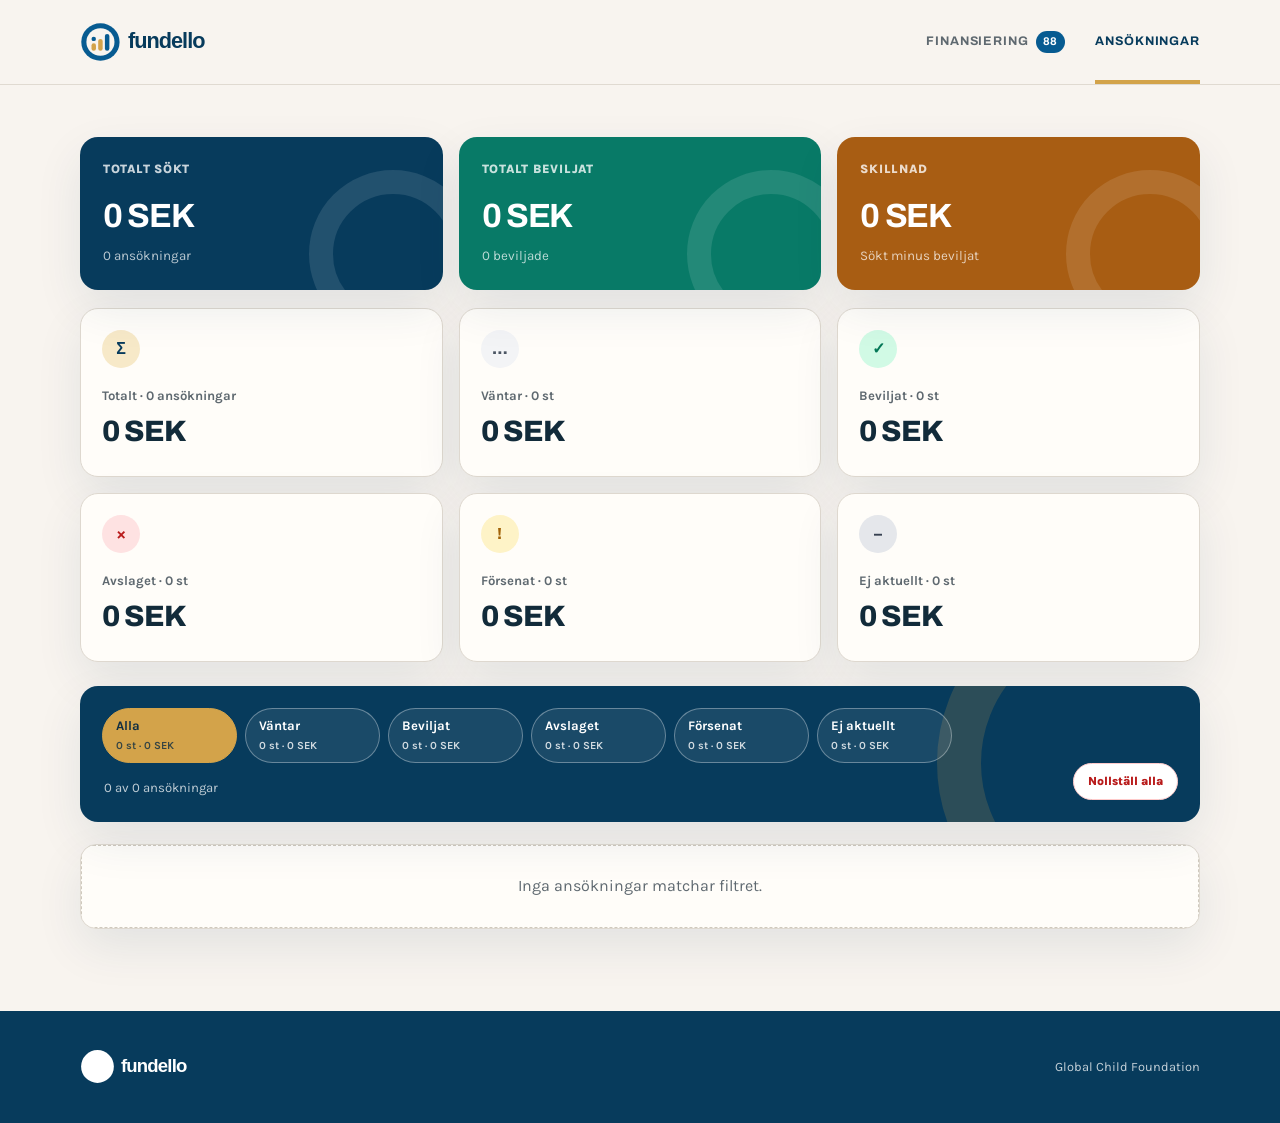
<file: applications.html>
<!doctype html>
<html lang="sv">
<head>
  <meta charset="utf-8">
  <meta name="viewport" content="width=device-width, initial-scale=1">
  <meta name="description" content="Följ Global Child Foundations finansieringsansökningar.">
  <title>Fundello | Ansökningar</title>
  <link rel="icon" href="assets/favicon.svg?v=2" type="image/svg+xml">
  <link rel="preconnect" href="https://fonts.googleapis.com">
  <link rel="preconnect" href="https://fonts.gstatic.com" crossorigin>
  <link href="https://fonts.googleapis.com/css2?family=Archivo:wght@600;700;800&family=Karla:wght@400;500;600;700&display=swap" rel="stylesheet">
  <link rel="stylesheet" href="style.css?v=20260608-9">
  <script src="app.js?v=20260608-9" defer></script>
</head>
<body data-page="applications">
  <header class="site-header">
    <nav class="nav container" aria-label="Huvudnavigation">
      <a class="brand" href="index.html"><img src="assets/fundello-logo.svg" alt="Fundello"></a>
      <button class="menu-toggle" type="button" aria-expanded="false" aria-controls="nav-links">Meny</button>
      <div class="nav-links" id="nav-links">
        <a href="index.html">Finansiering <span class="nav-count" data-source-count>–</span></a>
        <a class="active" href="applications.html">Ansökningar</a>
      </div>
    </nav>
  </header>

  <main class="container page-main">
    <section class="funding-comparison-grid" id="funding-comparison" aria-label="Jämförelse mellan sökt och beviljat belopp">
      <div class="skeleton card"></div><div class="skeleton card"></div><div class="skeleton card"></div>
    </section>
    <section class="kpi-grid status-summary-grid" id="application-kpis" aria-label="Ansökningssummering">
      <div class="skeleton card"></div><div class="skeleton card"></div>
      <div class="skeleton card"></div><div class="skeleton card"></div>
    </section>
    <div id="deadline-alerts" aria-live="polite"></div>

    <section class="filter-panel compact" aria-label="Filtrera ansökningar">
      <div class="filter-chips" id="status-filters"></div>
      <div class="application-toolbar">
        <p class="result-count" id="application-count">Laddar ansökningar...</p>
        <button class="reset-all-button" id="reset-all-applications" type="button">Nollställ alla</button>
      </div>
    </section>

    <section class="accordion-list" id="application-list" aria-live="polite"></section>
    <noscript><p class="notice">JavaScript behövs för att läsa ansökningsdata.</p></noscript>
  </main>

  <footer class="site-footer"><div class="container footer-inner"><img src="assets/fundello-logo.svg" alt="Fundello"><span>Global Child Foundation</span></div></footer>
</body>
</html>
</file>
<file: style.css>
:root {
  --bg: #f8f4ef;
  --surface: #fffdf9;
  --ink: #122b3a;
  --muted: #5f6970;
  --green: #075b91;
  --green-dark: #073b5c;
  --green-soft: #dcecf5;
  --gold: #d3a34a;
  --gold-soft: #f7e9c8;
  --line: #ded8cf;
  --shadow: 0 18px 48px rgba(7, 59, 92, .09);
}

* { box-sizing: border-box; }
html { scroll-behavior: smooth; }
body {
  margin: 0;
  color: var(--ink);
  background: var(--bg);
  font-family: Karla, "Segoe UI", sans-serif;
  line-height: 1.55;
}
button, input { font: inherit; }
a { color: inherit; }
.container { width: min(1120px, calc(100% - 40px)); margin-inline: auto; }
.sr-only { position: absolute; width: 1px; height: 1px; padding: 0; margin: -1px; overflow: hidden; clip: rect(0,0,0,0); white-space: nowrap; border: 0; }

.site-header {
  position: sticky;
  top: 0;
  z-index: 20;
  background: rgba(248, 244, 239, .95);
  border-bottom: 1px solid rgba(222, 216, 207, .9);
  backdrop-filter: blur(14px);
}
.nav { min-height: 84px; display: flex; align-items: center; justify-content: space-between; gap: 32px; }
.brand { display: inline-flex; align-items: center; text-decoration: none; }
.brand img { display: block; width: 166px; height: auto; }
.nav-links { align-self: stretch; display: flex; align-items: stretch; gap: 30px; }
.nav-links a { display: flex; align-items: center; gap: 7px; position: relative; color: var(--muted); text-decoration: none; font-family: Archivo, sans-serif; font-size: .78rem; font-weight: 700; letter-spacing: .07em; text-transform: uppercase; }
.nav-links a:hover, .nav-links a.active { color: var(--green-dark); }
.nav-links a.active::after { content: ""; position: absolute; right: 0; bottom: 0; left: 0; height: 4px; background: var(--gold); }
.nav-count { min-width: 25px; padding: 2px 7px; border-radius: 99px; background: var(--green); color: #fff; font-size: .7rem; text-align: center; }
.menu-toggle { display: none; border: 1px solid var(--line); border-radius: 8px; background: var(--surface); padding: 7px 11px; color: var(--green-dark); font-weight: 700; }

.hero { padding: 92px 0 70px; }
.hero h1, .page-intro h1 { max-width: 760px; margin: 8px 0 18px; font-family: Archivo, sans-serif; font-size: clamp(2.45rem, 6vw, 4.9rem); line-height: 1.02; letter-spacing: -.045em; }
.hero h1 { text-wrap: balance; }
.hero-copy { max-width: 690px; margin: 0; color: var(--muted); font-size: clamp(1.05rem, 2vw, 1.25rem); }
.eyebrow { margin: 0; color: var(--green); font-size: .76rem; font-weight: 800; letter-spacing: .14em; text-transform: uppercase; }
.section { padding: 34px 0 52px; }
.section-heading { display: flex; justify-content: space-between; align-items: end; gap: 24px; margin-bottom: 22px; }
h2 { margin: 4px 0 0; font-family: Archivo, sans-serif; font-size: clamp(1.65rem, 3vw, 2.15rem); letter-spacing: -.035em; }
.text-link { color: var(--green); font-weight: 750; text-decoration: none; }
.text-link:hover { text-decoration: underline; }

.kpi-grid { display: grid; grid-template-columns: repeat(4, 1fr); gap: 16px; }
.card, .news-card, .filter-panel {
  background: var(--surface);
  border: 1.5px solid var(--line);
  border-radius: 18px;
}
.kpi-card { min-height: 140px; padding: 21px; box-shadow: var(--shadow); }
.kpi-icon { display: grid; place-items: center; width: 38px; height: 38px; margin-bottom: 18px; border-radius: 50%; background: var(--gold-soft); color: var(--green-dark); font-family: Archivo, sans-serif; font-weight: 800; }
.kpi-label { display: block; color: var(--muted); font-size: .82rem; font-weight: 700; }
.kpi-value { display: block; margin-top: 3px; font-family: Archivo, sans-serif; font-size: clamp(1.35rem, 2.3vw, 1.85rem); font-weight: 800; letter-spacing: -.035em; }

.news-list { display: grid; gap: 12px; }
.news-card { display: grid; grid-template-columns: auto 1fr auto; gap: 16px; align-items: start; padding: 20px 22px; transition: transform .18s ease, box-shadow .18s ease; }
.news-card:hover { transform: translateY(-2px); box-shadow: var(--shadow); }
.news-icon { display: grid; place-items: center; width: 40px; height: 40px; border-radius: 11px; background: var(--green-soft); color: var(--green-dark); }
.news-content h3 { margin: 0 0 5px; font-family: Archivo, sans-serif; font-size: 1.03rem; }
.news-content p { margin: 0; color: var(--muted); font-size: .92rem; }
.news-meta { color: #858b80; font-size: .76rem; white-space: nowrap; }
.agent-label { display: inline-block; margin-top: 10px; color: var(--green); font-size: .72rem; font-weight: 800; letter-spacing: .06em; text-transform: uppercase; }

.page-main { min-height: calc(100vh - 172px); padding-top: 52px; padding-bottom: 82px; }
.page-intro { margin-bottom: 36px; }
.page-intro h1 { max-width: none; margin-bottom: 12px; font-size: clamp(2.3rem, 5vw, 4.1rem); }
.page-intro > p:last-child { max-width: 650px; margin: 0; color: var(--muted); font-size: 1.08rem; }
.filter-panel { position: relative; overflow: hidden; margin-bottom: 22px; padding: 22px; border: 0; border-radius: 18px; background: var(--green-dark); box-shadow: var(--shadow); }
.filter-panel::after { content: ""; position: absolute; right: -85px; bottom: -115px; width: 260px; height: 260px; border: 44px solid rgba(211, 163, 74, .18); border-radius: 50%; pointer-events: none; }
.filter-panel > * { position: relative; z-index: 1; }
.filter-panel.compact { margin-top: 24px; }
.search-wrap { display: flex; align-items: center; gap: 10px; margin-bottom: 17px; padding: 12px 16px; border: 2px solid transparent; border-radius: 999px; background: #fff; color: var(--muted); }
.search-wrap:focus-within { border-color: var(--gold); box-shadow: 0 0 0 4px rgba(211,163,74,.2); }
.search-wrap input { width: 100%; border: 0; outline: 0; background: transparent; color: var(--ink); }
.filter-chips { display: flex; flex-wrap: wrap; gap: 8px; }
.filter-chip { border: 1px solid rgba(255,255,255,.34); border-radius: 999px; background: rgba(255,255,255,.08); padding: 7px 13px; color: #fff; cursor: pointer; font-size: .78rem; font-weight: 700; transition: .16s ease; }
.filter-chip:hover { border-color: var(--gold); background: rgba(255,255,255,.15); color: #fff; }
.filter-chip.active { border-color: var(--gold); background: var(--gold); color: #102e42; }
.result-count { margin: 13px 2px 0; color: rgba(255,255,255,.75); font-size: .82rem; }

.accordion-list { background: var(--surface); border: 1px solid var(--line); border-radius: 16px; overflow: hidden; box-shadow: var(--shadow); }
.accordion-item { overflow: hidden; border-bottom: 1px solid var(--line); }
.accordion-item:last-child { border-bottom: 0; }
.accordion-header { width: 100%; display: grid; grid-template-columns: minmax(120px, auto) minmax(180px, 1fr) auto auto 24px; gap: 0 12px; align-items: center; border: 0; background: transparent; padding: 11px 12px; color: var(--ink); text-align: left; cursor: pointer; min-height: 54px; }
.funding-list .accordion-header, .funding-column-headings { grid-template-columns: 34px minmax(175px, 225px) 130px 145px minmax(130px, .8fr) minmax(170px, 1.2fr) 30px; }
.funding-column-headings { display: grid; gap: 0 12px; padding: 9px 14px; border-bottom: 3px solid var(--gold); color: var(--green-dark); font-family: Archivo, sans-serif; font-size: .65rem; font-weight: 800; letter-spacing: .08em; text-transform: uppercase; }
.sort-heading { display: inline-flex; min-width: 0; align-items: center; gap: 5px; border: 0; background: transparent; padding: 0; color: inherit; cursor: pointer; font: inherit; letter-spacing: inherit; text-align: left; text-transform: inherit; }
.sort-heading span { color: #7a8790; font-size: .82rem; }
.sort-heading:hover, .sort-heading.active { color: var(--green); }
.sort-heading.active span { color: var(--gold); }
.accordion-header:hover, .accordion-item.open .accordion-header { background: #f0f6f9; }
.accordion-item.source-applied .accordion-header { background: #ecfdf3; box-shadow: inset 3px 0 0 #16a34a; }
.accordion-item.source-applied .accordion-header:hover, .accordion-item.source-applied.open .accordion-header { background: #dcfce7; }
.accordion-item.source-status-applied .accordion-header { background: #f3f4f6; box-shadow: inset 3px 0 0 #6b7280; }
.accordion-item.source-status-applied .accordion-header:hover, .accordion-item.source-status-applied.open .accordion-header { background: #e5e7eb; }
.accordion-item.source-status-rejected .accordion-header { background: #fff1f2; box-shadow: inset 3px 0 0 #dc2626; }
.accordion-item.source-status-rejected .accordion-header:hover, .accordion-item.source-status-rejected.open .accordion-header { background: #fee2e2; }
.accordion-item.source-status-overdue .accordion-header { background: #fffbeb; box-shadow: inset 3px 0 0 #d97706; }
.accordion-item.source-status-overdue .accordion-header:hover, .accordion-item.source-status-overdue.open .accordion-header { background: #fef3c7; }
.accordion-title { min-width: 0; overflow: hidden; color: var(--green-dark); font-family: Archivo, sans-serif; font-size: .87rem; font-weight: 700; text-overflow: ellipsis; white-space: nowrap; }
.source-logo { position: relative; display: grid; width: 32px; height: 32px; place-items: center; overflow: hidden; border: 1px solid var(--line); border-radius: 50%; background: #fff; }
.source-logo img { position: relative; z-index: 2; width: 28px; height: 28px; object-fit: contain; opacity: 0; transition: opacity .16s ease; }
.source-logo.loaded img { opacity: 1; }
.source-logo-fallback { position: absolute; z-index: 1; inset: 0; display: grid; place-items: center; background: var(--green-soft); color: var(--green-dark); font-size: .68rem; font-weight: 850; }
.source-logo.loaded .source-logo-fallback { display: none; }
.accordion-amount { overflow: hidden; color: #333; font-size: .83rem; font-weight: 700; text-overflow: ellipsis; white-space: nowrap; }
.application-date { overflow: hidden; color: var(--muted); font-size: .76rem; font-weight: 650; text-overflow: ellipsis; white-space: nowrap; }
.accordion-meta { color: var(--muted); font-size: .82rem; white-space: nowrap; }
.accordion-column { min-width: 0; color: var(--muted); font-size: .78rem; line-height: 1.35; }
.column-label { display: block; margin-bottom: 2px; color: #8a9185; font-size: .62rem; font-weight: 800; letter-spacing: .06em; text-transform: uppercase; }
.difficulty-badge { display: inline-flex; min-width: 66px; justify-content: center; border-radius: 999px; padding: 4px 9px; font-size: .7rem; font-weight: 800; }
.difficulty-low { background: #dcfce7; color: #15803d; }
.difficulty-medium { background: #fef3c7; color: #a16207; }
.difficulty-high { background: #fee2e2; color: #b91c1c; }
.date-badge { display: inline-flex; width: fit-content; max-width: 100%; border-radius: 999px; padding: 4px 9px; font-size: .7rem; font-weight: 800; line-height: 1.35; }
.date-urgent { background: #fee2e2; color: #b91c1c; }
.date-soon { background: #ffedd5; color: #c2410c; }
.date-later { background: #dcfce7; color: #15803d; }
.date-rolling { background: #dbeafe; color: #1d4ed8; }
.date-unknown { background: #f3f4f6; color: #6b7280; }
.date-empty { color: #a2a79e; font-weight: 700; }
.accordion-chevron { display: grid; width: 26px; height: 26px; place-items: center; border: 2px solid var(--green); border-radius: 50%; background: var(--green); box-shadow: 0 3px 8px rgba(7,91,145,.18); transition: transform .2s ease, background .2s ease; }
.accordion-chevron::before { content: ""; width: 8px; height: 8px; border-right: 2px solid #fff; border-bottom: 2px solid #fff; transform: translateY(-2px) rotate(45deg); }
.accordion-header:hover .accordion-chevron { border-color: var(--gold); background: var(--gold); color: var(--green-dark); }
.accordion-header:hover .accordion-chevron::before { border-color: var(--green-dark); }
.accordion-item.open .accordion-chevron { transform: rotate(180deg); }
.accordion-body { max-height: 0; overflow: hidden; transition: max-height .28s ease; }
.accordion-content { margin: 0; padding: 20px 22px 23px 58px; border-top: 1px solid var(--line); background: #f6fafc; }
.source-applied .accordion-content { background: #f4fcf6; }
.source-status-control { display: grid; gap: 7px; margin-bottom: 16px; }
.source-status-label { color: var(--green-dark); font-size: .76rem; font-weight: 800; text-transform: uppercase; letter-spacing: .05em; }
.source-status-options { display: flex; flex-wrap: wrap; gap: 8px; }
.source-status-option { display: inline-flex; align-items: center; gap: 9px; border: 1px solid var(--line); border-radius: 999px; background: #fff; padding: 6px 8px 6px 13px; color: var(--muted); cursor: pointer; font-family: Archivo, sans-serif; font-size: .78rem; font-weight: 700; }
.source-status-option:hover { border-color: var(--green); color: var(--green-dark); }
.status-switch { position: relative; width: 34px; height: 20px; flex: 0 0 auto; border-radius: 999px; background: #d8dde0; transition: background .18s ease; }
.status-switch::after { content: ""; position: absolute; top: 3px; left: 3px; width: 14px; height: 14px; border-radius: 50%; background: #fff; box-shadow: 0 1px 3px rgba(18,43,58,.22); transition: transform .18s ease; }
.source-status-option.selected .status-switch { background: currentColor; }
.source-status-option.selected .status-switch::after { transform: translateX(14px); }
.status-choice-applied.selected { border-color: #9ca3af; background: #f3f4f6; color: #374151; }
.status-choice-granted.selected { border-color: #6ee7b7; background: #d1fae5; color: #047857; }
.status-choice-rejected.selected { border-color: #fca5a5; background: #fee2e2; color: #b91c1c; }
.status-choice-overdue.selected { border-color: #fcd34d; background: #fef3c7; color: #a16207; }
.status-choice-not_relevant { margin-left: auto; }
.status-choice-not_relevant:hover { border-color: #d1d5db; background: #f3f4f6; color: #4b5563; }
.source-status-control small { color: var(--muted); font-size: .69rem; }
.applied-amount, .granted-amount { display: none; width: min(320px, 100%); margin: -8px 0 18px; }
.applied-amount.visible, .granted-amount.visible { display: grid; gap: 5px; }
.applied-amount > span:first-child, .granted-amount > span:first-child { color: var(--green-dark); font-size: .76rem; font-weight: 800; }
.amount-input-wrap { display: flex; align-items: center; overflow: hidden; border: 1px solid #9fc2d6; border-radius: 999px; background: #fff; }
.amount-input-wrap:focus-within { border-color: var(--green); box-shadow: 0 0 0 3px rgba(7,91,145,.12); }
.amount-input-wrap input { min-width: 0; flex: 1; border: 0; outline: 0; padding: 9px 10px; background: transparent; color: var(--ink); font-weight: 700; }
.amount-input-wrap strong { padding: 0 10px; color: var(--muted); font-size: .75rem; }
.applied-amount small, .granted-amount small { color: var(--muted); font-size: .69rem; }
.detail-grid { display: grid; grid-template-columns: repeat(3, 1fr); gap: 14px; margin-bottom: 22px; }
.detail-label { display: block; color: var(--muted); font-size: .72rem; font-weight: 700; text-transform: uppercase; letter-spacing: .05em; }
.detail-value { display: block; margin-top: 3px; font-weight: 700; }
.detail-block { margin-top: 17px; }
.detail-block h4 { margin: 0 0 5px; color: var(--green-dark); font-size: .83rem; text-transform: uppercase; letter-spacing: .06em; }
.detail-block p { margin: 0; color: var(--muted); }
.action-row { display: flex; flex-wrap: wrap; gap: 15px; margin-top: 20px; }
.action-row a { color: var(--green); font-weight: 750; text-decoration: none; }
.action-row a:hover { text-decoration: underline; }
.empty-state, .error-state, .notice { padding: 28px; border: 1.5px dashed #cfc9bd; border-radius: 12px; color: var(--muted); text-align: center; }

.badge { display: inline-flex; width: fit-content; align-items: center; border-radius: 999px; padding: 4px 9px; font-size: .7rem; font-weight: 800; white-space: nowrap; }
.badge-statlig { background: #dbeafe; color: #1d4ed8; }
.badge-stiftelse { background: #ede9fe; color: #6d28d9; }
.badge-nordisk { background: #cffafe; color: #0369a1; }
.badge-eu { background: #e0f2fe; color: #0369a1; }
.badge-fn { background: #ccfbf1; color: #0f766e; }
.badge-intl { background: #f3e8ff; color: #6d28d9; }
.badge-teknik { background: #fef3c7; color: #b45309; }
.badge-finans { background: #dcfce7; color: #15803d; }
.badge-kyrka { background: #ffe4e6; color: #9f1239; }
.badge-lotteri { background: #ffedd5; color: #c2410c; }
.badge-forskning { background: #dbeafe; color: #1e40af; }
.badge-ovaentad { background: #fae8ff; color: #7e22ce; }
.status-applied { background: #f3f4f6; color: #4b5563; }
.status-granted { background: #d1fae5; color: #047857; }
.status-rejected { background: #fee2e2; color: #dc2626; }
.status-overdue { background: #fef3c7; color: #b45309; }
.status-not_relevant { background: #e5e7eb; color: #374151; }
.source-count-row { display: flex; justify-content: space-between; align-items: center; gap: 12px; }
.restore-hidden { border: 0; background: transparent; color: #fff; cursor: pointer; font-size: .75rem; font-weight: 800; text-decoration: underline; text-decoration-color: var(--gold); text-underline-offset: 3px; }
.status-summary-grid { grid-template-columns: repeat(3, 1fr); margin-bottom: 24px; }
.status-summary-grid .kpi-card { min-height: 128px; }
.kpi-status-applied .kpi-icon { background: #f3f4f6; color: #4b5563; }
.kpi-status-granted .kpi-icon { background: #d1fae5; color: #047857; }
.kpi-status-rejected .kpi-icon { background: #fee2e2; color: #b91c1c; }
.kpi-status-overdue .kpi-icon { background: #fef3c7; color: #a16207; }
.kpi-status-not_relevant .kpi-icon { background: #e5e7eb; color: #374151; }
.funding-comparison-grid { display: grid; grid-template-columns: repeat(3, 1fr); gap: 16px; margin-bottom: 18px; }
.comparison-card { position: relative; overflow: hidden; min-height: 145px; padding: 23px; border-radius: 18px; color: #fff; box-shadow: var(--shadow); }
.comparison-card::after { content: ""; position: absolute; right: -34px; bottom: -48px; width: 120px; height: 120px; border: 24px solid rgba(255,255,255,.11); border-radius: 50%; }
.comparison-requested { background: var(--green-dark); }
.comparison-granted { background: #087a67; }
.comparison-difference { background: #a85d13; }
.comparison-difference.is-positive { background: #087a67; }
.comparison-label { display: block; position: relative; z-index: 1; color: rgba(255,255,255,.78); font-size: .78rem; font-weight: 800; letter-spacing: .06em; text-transform: uppercase; }
.comparison-card strong { display: block; position: relative; z-index: 1; margin-top: 11px; font-family: Archivo, sans-serif; font-size: clamp(1.45rem, 2.8vw, 2.1rem); letter-spacing: -.04em; }
.comparison-card small { display: block; position: relative; z-index: 1; margin-top: 4px; color: rgba(255,255,255,.72); }
.application-amount-comparison { display: grid; grid-template-columns: repeat(3, 1fr); gap: 10px; margin: 0 0 20px; }
.application-amount-comparison div { padding: 12px 14px; border: 1px solid #c9dbe5; border-radius: 12px; background: #fff; }
.application-amount-comparison span { display: block; color: var(--muted); font-size: .68rem; font-weight: 800; letter-spacing: .05em; text-transform: uppercase; }
.application-amount-comparison strong { display: block; margin-top: 3px; color: var(--green-dark); font-family: Archivo, sans-serif; font-size: 1rem; }
.status-filter-card { display: grid; gap: 2px; min-width: 135px; text-align: left; }
.status-filter-card strong { font-size: .82rem; }
.status-filter-card span { font-size: .68rem; font-weight: 650; opacity: .8; }
.application-toolbar { display: flex; flex-wrap: wrap; justify-content: space-between; align-items: center; gap: 16px; }
.reset-all-button { border: 1px solid #fecaca; border-radius: 999px; background: #fff; padding: 8px 14px; color: #b91c1c; cursor: pointer; font-size: .75rem; font-weight: 800; }
.reset-all-button:hover { background: #fef2f2; border-color: #f87171; }
.reset-status-option { padding: 8px 14px; border-color: #fecaca; color: #b91c1c; }
.reset-status-option:hover { border-color: #f87171; background: #fef2f2; color: #991b1b; }
.application-status-group { display: grid; }
.application-status-group + .application-status-group { border-top: 6px solid var(--bg); }
.application-group-heading { display: grid; grid-template-columns: auto 1fr auto; gap: 10px; align-items: center; padding: 10px 13px; border-bottom: 1px solid var(--line); background: #f8f7f4; color: var(--muted); font-size: .78rem; }
.application-group-heading strong { color: var(--ink); }
.alert { display: flex; gap: 12px; align-items: center; margin-top: 18px; padding: 14px 17px; border: 1px solid #fed7aa; border-radius: 10px; background: #fff7ed; color: #9a4e0b; font-weight: 650; }

.skeleton { min-height: 120px; background: linear-gradient(90deg, #fff 20%, #f2eee8 50%, #fff 80%); background-size: 300% 100%; animation: shimmer 1.4s infinite; }
.skeleton.accordion-item { min-height: 64px; }
@keyframes shimmer { to { background-position: -300% 0; } }

.site-footer { border-top: 0; background: var(--green-dark); color: rgba(255,255,255,.76); font-size: .8rem; }
.footer-inner { min-height: 112px; display: flex; justify-content: space-between; align-items: center; gap: 24px; }
.footer-inner img { width: 142px; filter: brightness(0) invert(1); }

@media (max-width: 850px) {
  .kpi-grid { grid-template-columns: repeat(2, 1fr); }
  .accordion-header { grid-template-columns: auto 1fr auto 22px; }
  .funding-list .accordion-header { grid-template-columns: 34px minmax(0, 1fr) 105px 120px 130px 30px; }
  .funding-list .source-logo { grid-column: 1; }
  .funding-list .accordion-title { grid-column: 2; }
  .funding-list .accordion-column { grid-column: 3; }
  .funding-list .accordion-amount { grid-column: 4; }
  .funding-list .badge { display: none; }
  .funding-list .application-date { grid-column: 5; }
  .funding-list .accordion-chevron { grid-column: 6; }
  .funding-column-headings { display: none; }
  .detail-grid { grid-template-columns: repeat(2, 1fr); }
  .status-summary-grid { grid-template-columns: repeat(2, 1fr); }
  .funding-comparison-grid { grid-template-columns: repeat(3, 1fr); }
}
@media (max-width: 640px) {
  .container { width: min(100% - 28px, 1120px); }
  .nav { min-height: 64px; flex-wrap: wrap; }
  .menu-toggle { display: block; }
  .nav-links { display: none; width: 100%; height: auto; flex-direction: column; gap: 0; padding-bottom: 12px; }
  .nav-links.open { display: flex; }
  .nav-links a { min-height: 42px; }
  .nav-links a.active::after { right: auto; width: 32px; }
  .hero { padding: 66px 0 42px; }
  .section { padding: 28px 0 38px; }
  .section-heading { align-items: start; flex-direction: column; gap: 8px; }
  .kpi-grid { grid-template-columns: 1fr; }
  .news-card { grid-template-columns: auto 1fr; padding: 17px; }
  .news-meta { grid-column: 2; }
  .page-main { padding-top: 42px; }
  .accordion-header { grid-template-columns: 1fr auto 30px; gap: 9px; padding: 15px; }
  .funding-list .accordion-header { grid-template-columns: 32px minmax(0, 1fr) 30px; grid-template-rows: auto auto; gap: 5px 10px; padding: 10px; }
  .funding-list .source-logo { grid-column: 1; grid-row: 1 / 3; }
  .accordion-header .badge { grid-column: 1 / -1; }
  .accordion-title { grid-column: 1; }
  .funding-list .accordion-title { grid-column: 2; grid-row: 1; }
  .accordion-amount { grid-column: 2; font-size: .84rem; }
  .funding-list .accordion-amount { grid-column: 2; grid-row: 2; color: var(--muted); font-size: .76rem; }
  .funding-list .application-date { display: none; }
  .accordion-chevron { grid-column: 3; }
  .funding-list .accordion-chevron { grid-column: 3; grid-row: 1 / 3; }
  .accordion-column { grid-column: 1 / -1; }
  .funding-list .accordion-column { display: none; }
  .accordion-content { margin: 0 15px; }
  .funding-list .accordion-content { margin: 0; padding: 15px; }
  .detail-grid { grid-template-columns: 1fr; }
  .status-summary-grid { grid-template-columns: 1fr; }
  .funding-comparison-grid, .application-amount-comparison { grid-template-columns: 1fr; }
  .status-choice-not_relevant { margin-left: 0; }
  .footer-inner { align-items: start; flex-direction: column; justify-content: center; gap: 5px; }
}
@media (prefers-reduced-motion: reduce) {
  *, *::before, *::after { scroll-behavior: auto !important; transition-duration: .01ms !important; animation-duration: .01ms !important; animation-iteration-count: 1 !important; }
}
</file>
